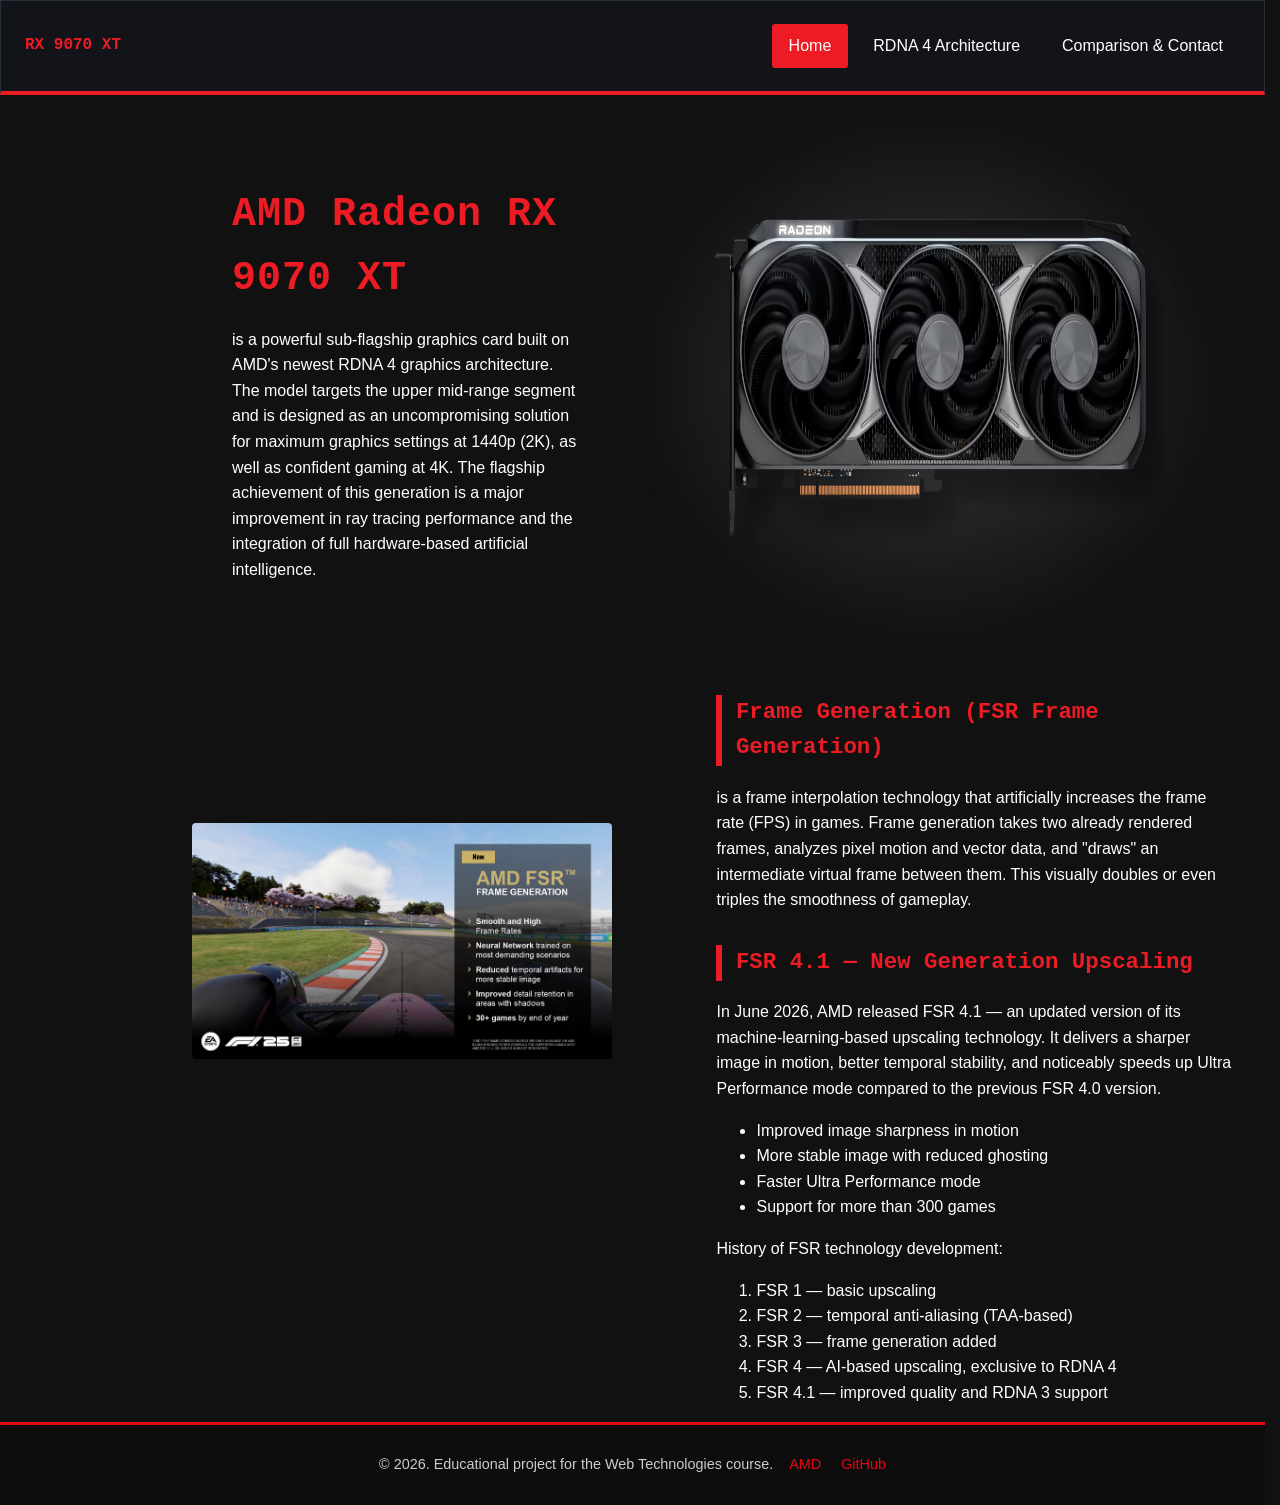
<file: index.html>
<!DOCTYPE html>
<html lang="en">
<head>
    <meta charset="UTF-8">
    <meta name="viewport" content="width=device-width, initial-scale=1.0">
    <title>AMD Radeon RX 9070 XT - Overview</title>
    <link rel="stylesheet" href="css/style.css">
</head>
<body>
    <header class="site-header">
    <p class="brand">RX 9070 XT</p>
    <nav class="main-nav" >
      <ul>
        <li><a class="nav-link active" href="index.html" aria-current="page">Home</a></li>
        <li><a class="nav-link" href="about.html">RDNA 4 Architecture</a></li>
        <li><a class="nav-link" href="contact.html">Comparison &amp; Contact</a></li>
      </ul>
    </nav>
  </header>
<main>
    <figure class="hero-figure">
        <div class="figdiv">
            <h1 class="figh1" id="hero-title">AMD Radeon RX 9070 XT</h1>
        <p class="lead">
      is a powerful sub-flagship graphics card built on AMD's newest RDNA 4
       graphics architecture. The model targets the upper mid-range segment
       and is designed as an uncompromising solution for maximum graphics
       settings at 1440p (2K), as well as confident gaming at 4K. The
       flagship achievement of this generation is a major improvement in
       ray tracing performance and the integration of full hardware-based
       artificial intelligence.
    </p>
</div>
    <img class="figimg" src="images/1.png" alt="Radeon RX 9070 XT">
    </figure>
    <div class="block2">
      <div class="block2img1">
        <img class="block2img" src="images/framegen1.jpg" alt="AMD FSR Frame Generation slide: smooth frame rates, neural network, reduced artifacts, support for 30+ games">
      </div>
      <div class="block21">
<h2>Frame Generation (FSR Frame Generation)</h2>
<p class="fsrfm">
   is a frame interpolation technology that artificially increases the
   frame rate (FPS) in games. Frame generation takes two already rendered
   frames, analyzes pixel motion and vector data, and "draws" an
   intermediate virtual frame between them. This visually doubles or even
   triples the smoothness of gameplay.
</p>

<h2>FSR 4.1 — New Generation Upscaling</h2>
<p class="fsr">
  In June 2026, AMD released FSR 4.1 — an updated version of its
  machine-learning-based upscaling technology. It delivers a sharper
  image in motion, better temporal stability, and noticeably speeds up
  Ultra Performance mode compared to the previous FSR 4.0 version.
</p>

<ul>
  <li>Improved image sharpness in motion</li>
  <li>More stable image with reduced ghosting</li>
  <li>Faster Ultra Performance mode</li>
  <li>Support for more than 300 games</li>
</ul>

<p>History of FSR technology development:</p>
<ol>
  <li>FSR 1 — basic upscaling</li>
  <li>FSR 2 — temporal anti-aliasing (TAA-based)</li>
  <li>FSR 3 — frame generation added</li>
  <li>FSR 4 — AI-based upscaling, exclusive to RDNA 4</li>
  <li>FSR 4.1 — improved quality and RDNA 3 support</li>
</ol>
</div>
</div>
</main>
<footer>
  <p>&copy; 2026. Educational project for the Web Technologies course.</p>
  <p>
     <a class="footer-link" href="https://www.amd.com" target="_blank" rel="noopener">AMD</a>
      <a class="footer-link" href="https://leantt32114.github.io/Assignment1WEB/" target="_blank" rel="noopener">GitHub</a>
  </p>
</footer>
</body>
</html>
</file>
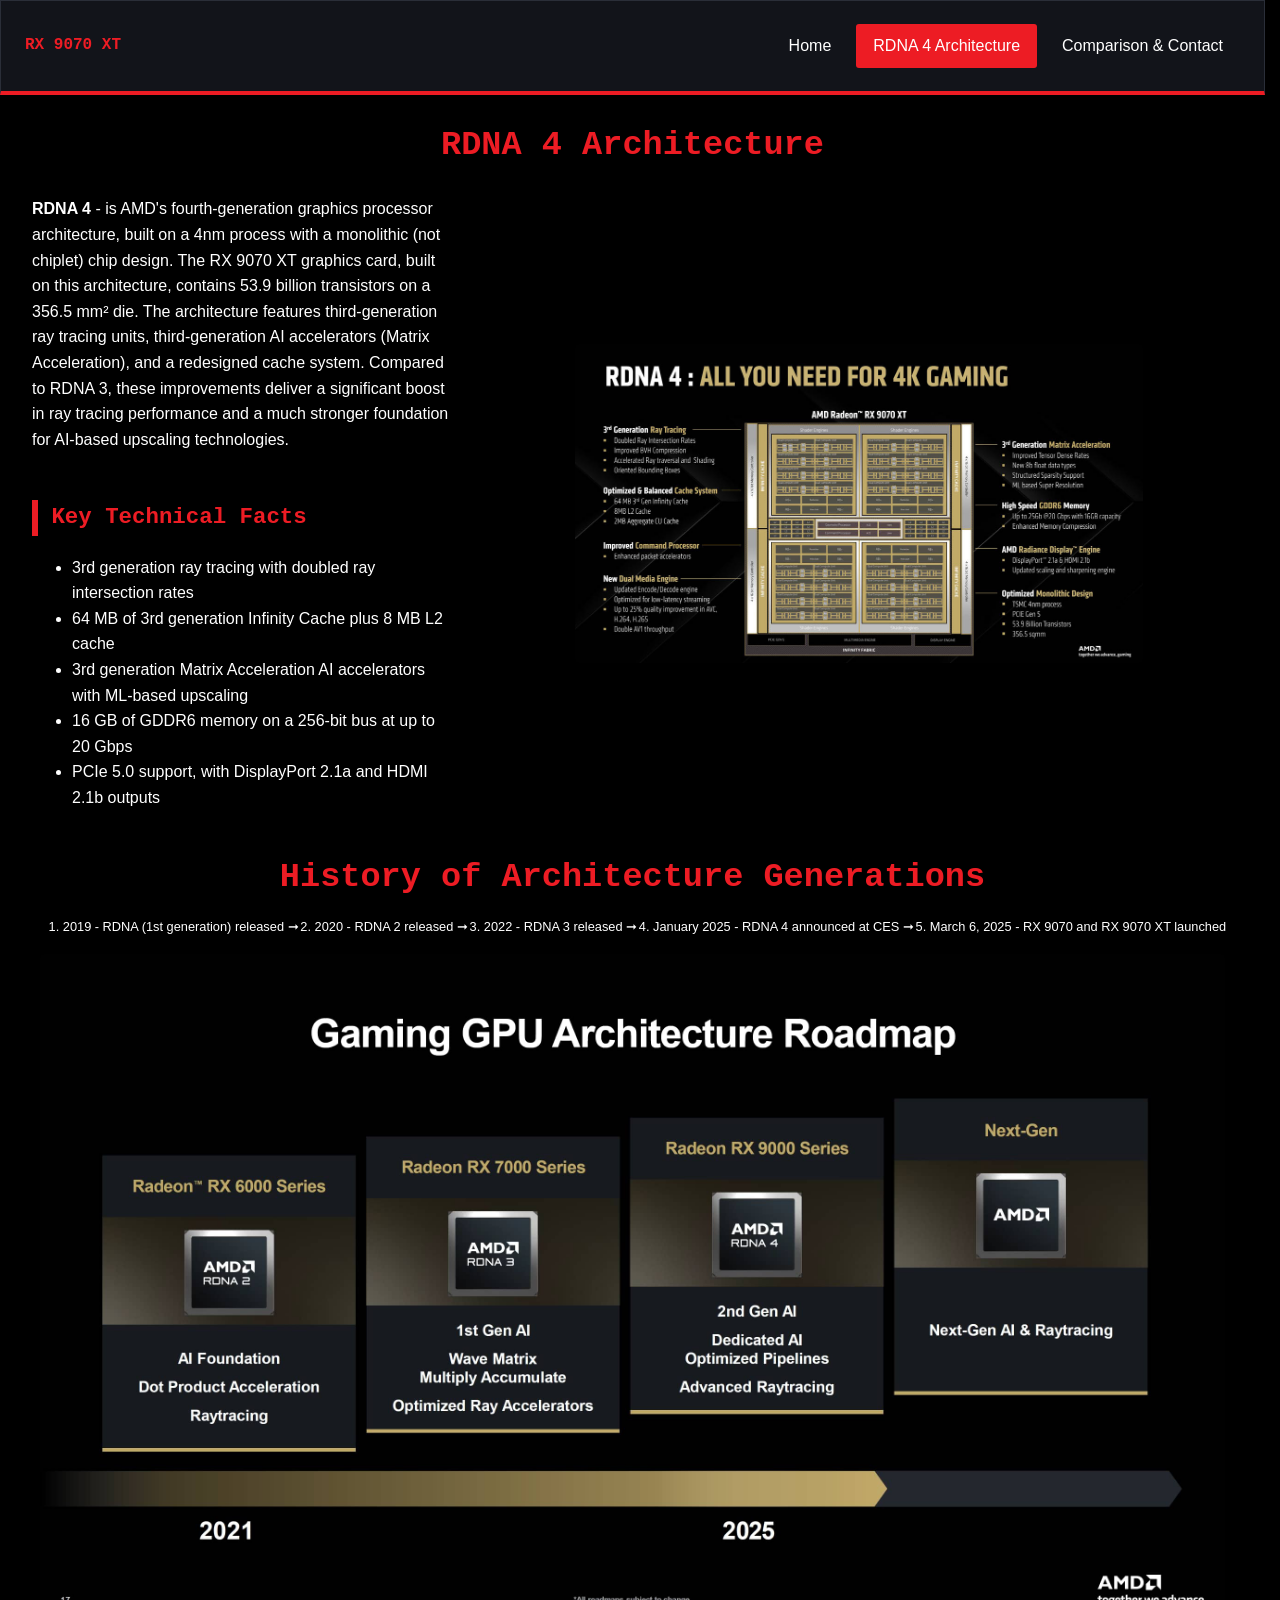
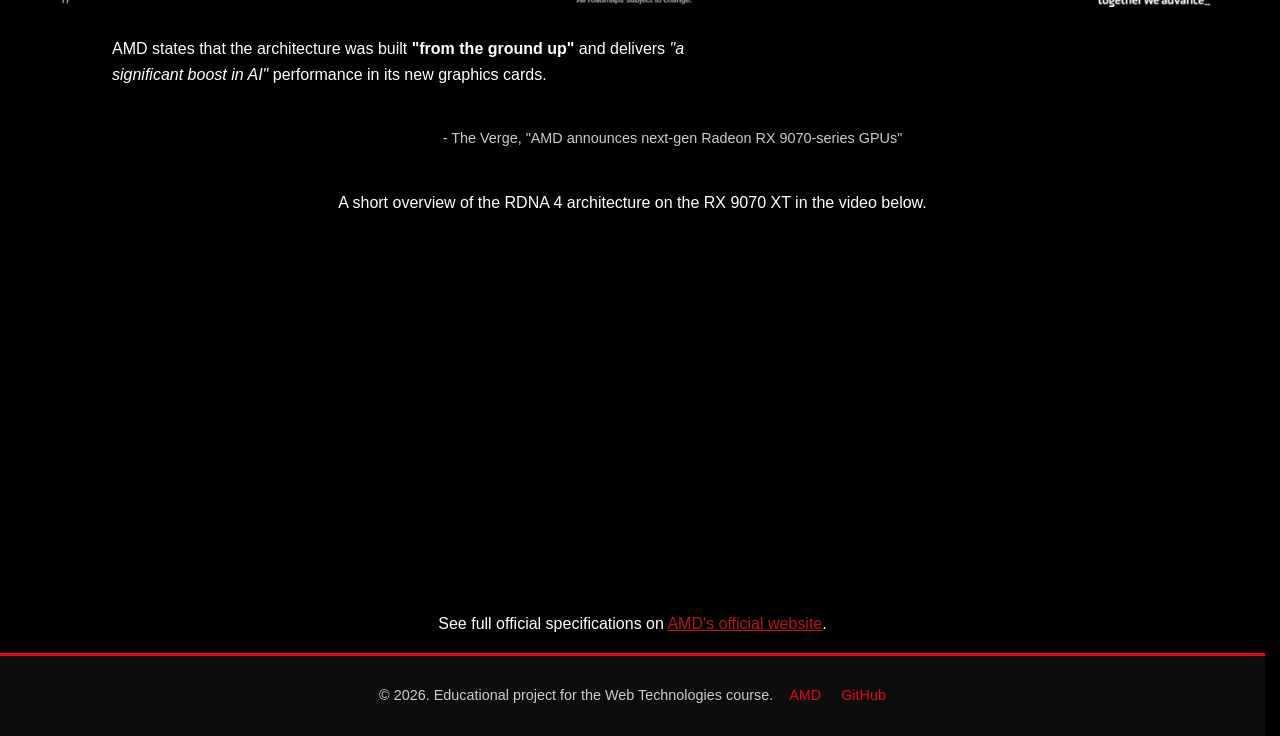
<file: about.html>
<!DOCTYPE html>
<html lang="en">
<head>
    <meta charset="UTF-8">
    <meta name="viewport" content="width=device-width, initial-scale=1.0">
    <title>RDNA 4 Architecture - AMD Radeon RX 9070 XT</title>
    <link rel="stylesheet" href="css/style.css">
</head>
<body class="abody">
    <header class="site-header">
    <p class="brand">RX 9070 XT</p>
    <nav class="main-nav" >
      <ul>
        <li><a class="nav-link" href="index.html">Home</a></li>
        <li><a class="nav-link active" href="about.html" aria-current="page">RDNA 4 Architecture</a></li>
        <li><a class="nav-link" href="contact.html">Comparison &amp; Contact</a></li>
      </ul>
    </nav>
  </header>
  <main>
    <h1>RDNA 4 Architecture</h1>
    <div class="ablock1">
      <div class="ablock11">
        <div class="ablock1p">
          <p><b>RDNA 4</b> - is AMD's fourth-generation graphics processor architecture, built on a 4nm process with a monolithic (not chiplet) chip design. The RX 9070 XT graphics card, built on this architecture, contains 53.9 billion transistors on a 356.5 mm² die. The architecture features third-generation ray tracing units, third-generation AI accelerators (Matrix Acceleration), and a redesigned cache system. Compared to RDNA 3, these improvements deliver a significant boost in ray tracing performance and a much stronger foundation for AI-based upscaling technologies.</p>
        </div>
        <h2>Key Technical Facts</h2>
        <ul>
          <li>3rd generation ray tracing with doubled ray intersection rates</li>
          <li>64 MB of 3rd generation Infinity Cache plus 8 MB L2 cache</li>
          <li>3rd generation Matrix Acceleration AI accelerators with ML-based upscaling</li>
          <li>16 GB of GDDR6 memory on a 256-bit bus at up to 20 Gbps</li>
          <li>PCIe 5.0 support, with DisplayPort 2.1a and HDMI 2.1b outputs</li>
        </ul>
      </div>
      <div class="imgablock">
        <img class="arch-overview-img" src="images/AMD-RDNA-4-Overview.jpg" alt="AMD RDNA 4 architecture overview slide showing 3rd generation ray tracing, optimized cache system, matrix acceleration, high-speed GDDR6 memory, and the AMD Radiance Display Engine">
      </div>
    </div>

    <h1>History of Architecture Generations</h1>
    <div>
      <ol class="timeline-list">
        <li>2019 - RDNA (1st generation) released ➞</li>
        <li>2020 - RDNA 2 released ➞</li>
        <li>2022 - RDNA 3 released ➞</li>
        <li>January 2025 - RDNA 4 announced at CES ➞</li>
        <li>March 6, 2025 - RX 9070 and RX 9070 XT launched</li>
      </ol>
    </div>

    <figure class="arch-figure">
      <img src="images/1231.jpg" alt="AMD Gaming GPU architecture roadmap showing RDNA 2, RDNA 3, RDNA 4 and next-generation chips from 2021 to 2025">
    </figure>

    <blockquote class="quote-block">
      <p>
        AMD states that the architecture was built <strong>"from the ground up"</strong> and delivers <em>"a significant boost in AI"</em> performance in its new graphics cards.
      </p>
      <footer>- The Verge, "AMD announces next-gen Radeon RX 9070-series GPUs"</footer>
    </blockquote>

    <div class="video-center">
      <div>
        <p>A short overview of the RDNA 4 architecture on the RX 9070 XT in the video below.</p>
        <div class="video-wrapper">
          <iframe
            src="https://www.youtube.com/embed/0eweKFJ-D7U"
            title="AMD RDNA 4 Architecture Overview"
            allowfullscreen>
          </iframe>
        </div>
        <div class="video-center">
          <p>
            See full official specifications on
            <a href="https://www.amd.com/en/products/graphics/radeon-rx-9070-xt" target="_blank" rel="noopener">AMD's official website</a>.
          </p>
        </div>
      </div>
    </div>
  </main>
  <footer>
    <p>&copy; 2026. Educational project for the Web Technologies course.</p>
    <p>
      <a class="footer-link" href="https://www.amd.com" target="_blank" rel="noopener">AMD</a>
      <a class="footer-link" href="https://leantt32114.github.io/Assignment1WEB/" target="_blank" rel="noopener">GitHub</a>
    </p>
  </footer>
</body>
</html>
</file>
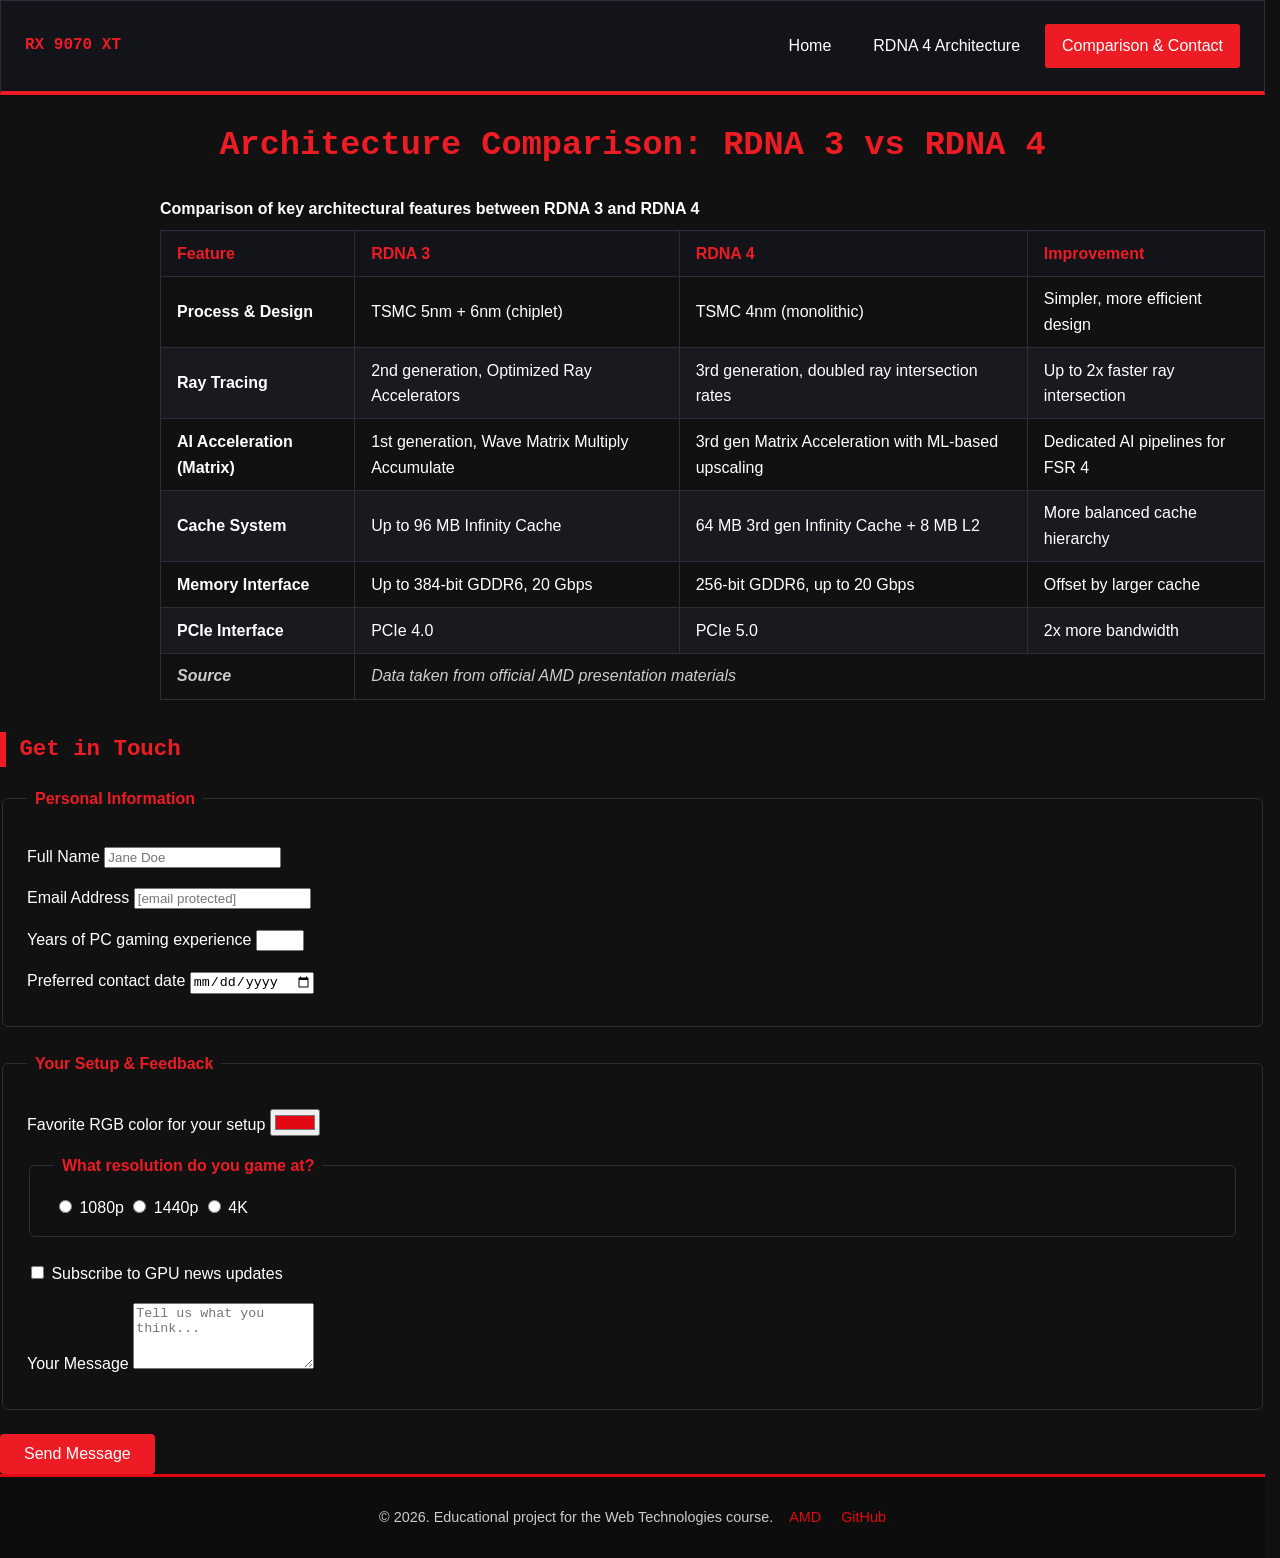
<file: contact.html>
<!DOCTYPE html>
<html lang="en">
<head>
    <meta charset="UTF-8">
    <meta name="viewport" content="width=device-width, initial-scale=1.0">
    <title>Comparison &amp; Contact - AMD Radeon RX 9070 XT</title>
    <link rel="stylesheet" href="css/style.css">
</head>
<body>
    <header class="site-header">
    <p class="brand">RX 9070 XT</p>
    <nav class="main-nav" >
      <ul>
        <li><a class="nav-link" href="index.html">Home</a></li>
        <li><a class="nav-link" href="about.html">RDNA 4 Architecture</a></li>
        <li><a class="nav-link active" href="contact.html" aria-current="page">Comparison &amp; Contact</a></li>
      </ul>
    </nav>
  </header>
  <main>
   <h1>Architecture Comparison: RDNA 3 vs RDNA 4</h1>
   <table>
  <caption>Comparison of key architectural features between RDNA 3 and RDNA 4</caption>
  <thead>
    <tr>
      <th scope="col">Feature</th>
      <th scope="col">RDNA 3</th>
      <th scope="col">RDNA 4</th>
      <th scope="col">Improvement</th>
    </tr>
  </thead>
  <tbody>
    <tr>
      <th scope="row">Process &amp; Design</th>
      <td>TSMC 5nm + 6nm (chiplet)</td>
      <td>TSMC 4nm (monolithic)</td>
      <td>Simpler, more efficient design</td>
    </tr>
    <tr>
      <th scope="row">Ray Tracing</th>
      <td>2nd generation, Optimized Ray Accelerators</td>
      <td>3rd generation, doubled ray intersection rates</td>
      <td>Up to 2x faster ray intersection</td>
    </tr>
    <tr>
      <th scope="row">AI Acceleration (Matrix)</th>
      <td>1st generation, Wave Matrix Multiply Accumulate</td>
      <td>3rd gen Matrix Acceleration with ML-based upscaling</td>
      <td>Dedicated AI pipelines for FSR 4</td>
    </tr>
    <tr>
      <th scope="row">Cache System</th>
      <td>Up to 96 MB Infinity Cache</td>
      <td>64 MB 3rd gen Infinity Cache + 8 MB L2</td>
      <td>More balanced cache hierarchy</td>
    </tr>
    <tr>
      <th scope="row">Memory Interface</th>
      <td>Up to 384-bit GDDR6, 20 Gbps</td>
      <td>256-bit GDDR6, up to 20 Gbps</td>
      <td>Offset by larger cache</td>
    </tr>
    <tr>
      <th scope="row">PCIe Interface</th>
      <td>PCIe 4.0</td>
      <td>PCIe 5.0</td>
      <td>2x more bandwidth</td>
    </tr>
  </tbody>
  <tfoot>
    <tr>
      <th scope="row">Source</th>
      <td colspan="3">Data taken from official AMD presentation materials</td>
    </tr>
  </tfoot>
</table>
<h2>Get in Touch</h2>
<form action="#" method="post">
  <fieldset>
    <legend>Personal Information</legend>

    <p>
      <label for="full-name">Full Name</label>
      <input type="text" id="full-name" name="full-name" placeholder="Jane Doe" required>
    </p>

    <p>
      <label for="email">Email Address</label>
      <input type="email" id="email" name="email" placeholder="[email protected]" required>
    </p>

    <p>
      <label for="experience">Years of PC gaming experience</label>
      <input type="number" id="experience" name="experience" min="0" max="50">
    </p>

    <p>
      <label for="contact-date">Preferred contact date</label>
      <input type="date" id="contact-date" name="contact-date">
    </p>
  </fieldset>

  <fieldset>
    <legend>Your Setup &amp; Feedback</legend>

    <p>
      <label for="rgb-color">Favorite RGB color for your setup</label>
      <input type="color" id="rgb-color" name="rgb-color" value="#e30613">
    </p>

    <fieldset>
      <legend>What resolution do you game at?</legend>
      <label for="res-1080p">
        <input type="radio" id="res-1080p" name="resolution" value="1080p">
        1080p
      </label>
      <label for="res-1440p">
        <input type="radio" id="res-1440p" name="resolution" value="1440p">
        1440p
      </label>
      <label for="res-4k">
        <input type="radio" id="res-4k" name="resolution" value="4k">
        4K
      </label>
    </fieldset>

    <p>
      <label for="newsletter">
        <input type="checkbox" id="newsletter" name="newsletter">
        Subscribe to GPU news updates
      </label>
    </p>

    <p>
      <label for="message">Your Message</label>
      <textarea id="message" name="message" rows="4" maxlength="500" placeholder="Tell us what you think..."></textarea>
    </p>
  </fieldset>

  <button type="submit">Send Message</button>
</form>
  </main>
  <footer>
    <p>&copy; 2026. Educational project for the Web Technologies course.</p>
    <p>
       <a class="footer-link" href="https://www.amd.com" target="_blank" rel="noopener">AMD</a>
        <a class="footer-link" href="https://leantt32114.github.io/Assignment1WEB/" target="_blank" rel="noopener">GitHub</a>
    </p>
  </footer>
</body>
</html>
</file>
<file: css/style.css>
body {
  margin: 0;
  background-color: #111111;
  color: white;
  font-family: "Segoe UI", Tahoma, sans-serif;
  font-size: 100%;
  line-height: 1.6;
}

.site-header {
  display: flex;
  flex-wrap: wrap;
  align-items: center;
  justify-content: space-between;
  gap: 1rem;
  padding: 1rem 1.5rem;
  background-color: #12141a;
  border: 1px solid #2a2e38;
  border-bottom: 4px solid rgb(237, 28, 36);
}

h1, h2, .brand {
  font-family: "Consolas", "Courier New", monospace;
  color: rgb(237, 28, 36);
  font-weight: 700;
}

h1 {
  font-size: 2.1rem;
  text-align: center;
  margin: 1.5rem 0 0.5rem;
}

h2 {
  font-size: 1.4rem;
  text-align: left;
  border-left: 6px solid rgb(237, 28, 36);
  padding-left: 0.6em;
  margin-top: 2rem;
}

p {
  max-width: 70ch;
  color: white;
}

img {
  max-width: 100%;
  height: auto;
  border: 1px solid #2a2e38;
  border-radius: 4px;
  background-color: #12141a;
}

a {
  color: rgb(180, 20, 26);
}

.nav-link {
  display: block;
  padding: 0.5rem 1rem;
  text-decoration: none;
  color: white;
  border: 1px solid transparent;
  border-radius: 3px;
}

.nav-link:hover {
  background-color: rgb(237, 28, 36);
  color: white;
  transform: translateY(-2px);
}

.nav-link.active {
  background-color: rgb(237, 28, 36);
  color: white;
}

.main-nav ul {
  display: flex;
  flex-wrap: wrap;
  gap: 0.5rem;
  list-style: none;
  margin: 0;
  padding: 0;
}

.lead {
  color: white;
  font-family: "Segoe UI", Tahoma, sans-serif;
}

figure, figure img {
  outline: none !important;
  outline-width: 0 !important;
  box-shadow: none !important;
  display: flex;
}

.figh1 {
  text-align: left;
  font-size: 250%;
}

#hero-title {
  letter-spacing: 1px;
}

.figimg {
  justify-content: center;
  display: flex;
  width: 50%;
  height: auto;
  border: none;
}

.figdiv {
  padding: 3rem;
  padding-left: 12rem;
}

.fsrfm {
  color: white;
}

.fsr {
  color: white;
}

li {
  color: white;
}

.block2img {
  width: 80%;
  height: auto;
  border: none;
}

.block2img1 {
  padding-top: 10rem;
  padding-left: 12rem;
  justify-content: center;
  width: 50%;
}

.block2 {
  display: flex;
}

.block21 {
  padding-right: 2rem;
}

footer {
  background-color: #0d0d0d;
  border-top: 3px solid #e30613;
  padding: 1.5rem 2rem;
  text-align: center;
  display: flex;
  justify-content: center;
}

footer p {
  color: #cccccc;
  font-size: 0.9rem;
  margin: 0.3rem 0;
}

footer a {
  color: #e30613;
  text-decoration: none;
}

footer a:hover {
  color: #ffffff;
  text-decoration: underline;
}

.footer-link {
  margin-left: 1rem;
}

html {
  overflow-y: scroll;
  scrollbar-gutter: stable;
}


.ablock1 {
  display: flex;
  padding-left: 2rem;
}

.ablock1p {
  display: flex;
}

.imgablock {
  display: flex;
  justify-content: center;
  align-items: center;
}

.arch-overview-img {
  border: none;
  width: 70%;
  height: auto;
}

.timeline-list {
  display: flex;
  flex-wrap: wrap;
  justify-content: center;
  font-size: 80%;
}

.timeline-list li {
  padding-right: 1rem;
}

.arch-figure {
  justify-content: center;
  align-items: center;
}

.arch-figure img {
  border: none;
}

.quote-block {
  margin: 0;
}

.quote-block p {
  padding-left: 7rem;
}

.quote-block footer {
  display: block;
  background-color: transparent;
  border: none;
  margin-top: 0.5rem;
  padding-left: 7rem;
  font-size: 0.9rem;
  color: #cccccc;
}

.video-center {
  display: flex;
  justify-content: center;
}

.video-wrapper {
  position: relative;
  width: 100%;
  aspect-ratio: 16 / 9;
  margin: 1.5rem 0;
}

.video-wrapper iframe {
  position: absolute;
  top: 0;
  left: 0;
  width: 100%;
  height: 100%;
  border: none;
  border-radius: 8px;
}


table {
  width: calc(100% - 10rem);
  margin: 1.5rem 0 1.5rem 10rem;
  border-collapse: collapse;
  color: white;
}

caption {
  font-weight: bold;
  margin-bottom: 0.5rem;
  text-align: left;
}

th, td {
  padding: 0.6rem 1rem;
  border: 1px solid #2a2e38;
  text-align: left;
}

thead th {
  background-color: #12141a;
  color: rgb(237, 28, 36);
}

tbody tr:nth-child(even) {
  background-color: #181a20;
}

tfoot {
  font-style: italic;
  color: #cccccc;
}

@media (max-width: 700px) {
  table {
    margin-left: 1rem;
    width: calc(100% - 1rem);
  }
}


fieldset {
  border: 1px solid #2a2e38;
  border-radius: 6px;
  padding: 1rem 1.5rem;
  margin-bottom: 1.5rem;
}

legend {
  color: rgb(237, 28, 36);
  padding: 0 0.5rem;
  font-weight: bold;
}

input:focus,
textarea:focus {
  outline: none;
  border: 2px solid rgb(237, 28, 36);
  background-color: #1a1c22;
}

button[type="submit"] {
  background-color: rgb(237, 28, 36);
  color: white;
  border: none;
  padding: 0.7rem 1.5rem;
  border-radius: 4px;
  cursor: pointer;
  font-size: 1rem;
}

button[type="submit"]:hover {
  background-color: rgb(180, 20, 26);
}

.abody {
  background-color: #000000;
}
</file>
